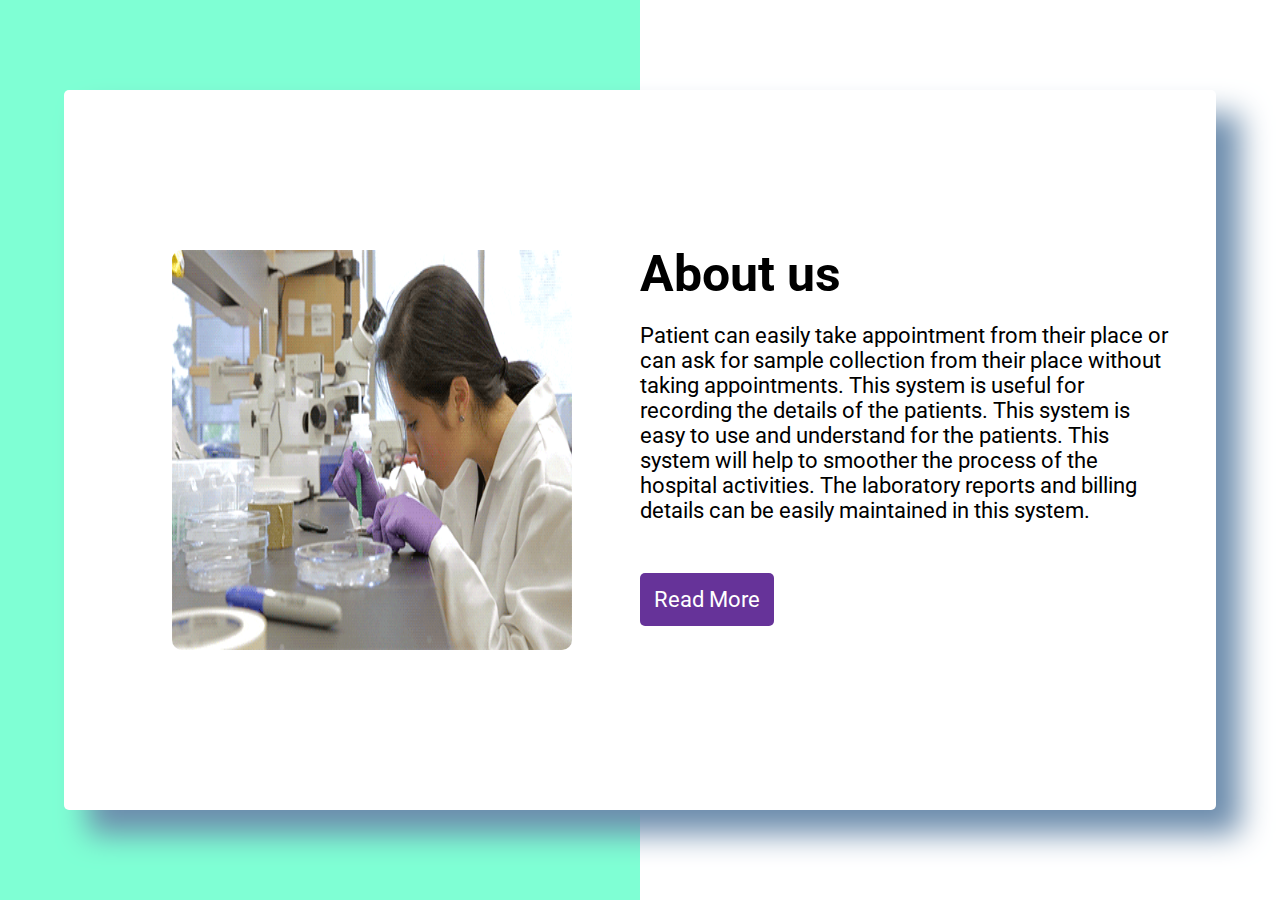
<file: AboutUs.html>
<!DOCTYPE html>
<html lang="en">
<head>
    <meta charset="UTF-8">
    <meta http-equiv="X-UA-Compatible" content="IE=edge">
    <meta name="viewport" content="width=device-width, initial-scale=1.0">
    <link rel="stylesheet" href="AboutUs.css">
    <title>Preview About</title>
</head>
<body>
    <div class="wrapper">

        <div class="background-container">
            <div class="bg-1"></div>
            <div class="bg-2"></div>
    
        </div>
        <div class="about-container">
            
            <div class="image-container">
                <img src="img8.gif" alt="">
                
            </div>

            <div class="text-container">
                <h1>About us</h1>
                <p>  Patient can easily take appointment from their place or can ask 
                     for sample collection from their place without taking appointments.
                     This system is useful for recording the details of the patients.
                     This system is easy to use and understand for the patients.
                     This system will help to smoother the process of the hospital activities.
                     The laboratory reports and billing details can be easily maintained in this system.
                    </p>
                <a href="ContactUs.html">Read More</a>
            </div>
            
        </div>
    </div>
</file>
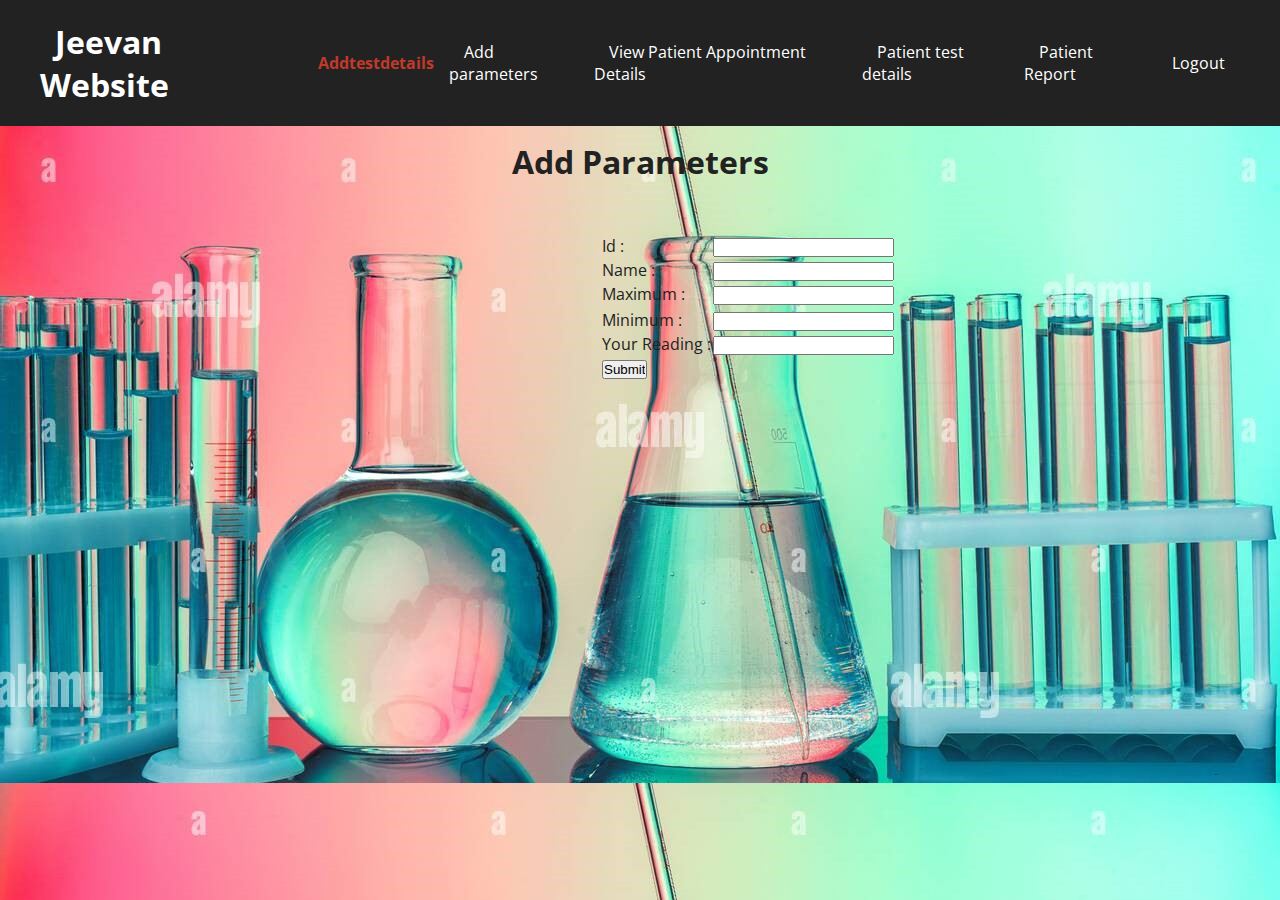
<file: Addparameter.html>
<!DOCTYPE html>
<html lang="en">
<head>
    <meta charset="UTF-8">
    <meta http-equiv="X-UA-Compatible" content="IE=edge">
    <meta name="viewport" content="width=device-width, initial-scale=1.0">
    <title>Document</title>
    <style>
        @import url('https://fonts.googleapis.com/css?family=Open+Sans');

* {
  box-sizing: border-box;
  margin: 0;
  padding: 0;
}

body {
  	color: #222222;
  	font-family: 'Open Sans', sans-serif;
  	padding-bottom: 50px;
    background-image: url('img6.jpg');
}
	
.container {
  	margin: 0 auto;
  	max-width: 1200px;
}

.nav {
  	background-color: #222222;
  	left: 0;
  	position: fixed;
  	right: 0;
  	top: 0;
  	transition: all 0.3s ease-in-out;
}

.nav .container {
  	align-items: center;
  	display: flex;
  	justify-content: space-between;
  	padding: 20px 0;
  	transition: all 0.3s ease-in-out;
}

.nav ul {
  	align-items: center;
  	display: flex;
  	justify-content: center;
  	list-style-type: none;
}

.nav a {
  	color: #FFFFFF;
  	padding: 7px 15px;
  	text-decoration: none;
  	transition: all 0.3s ease-in-out;
}

.nav.active {
  	background-color: #FFFFFF;
  	box-shadow: 0 2px 10px rgba(0, 0, 0, 0.3);
}

.nav.active a {
  	color: #000000;
}

.nav.active .container {
  padding: 10px 0;
}

.nav a.current,
.nav a:hover {
  color: #c0392b;
  font-weight: bold;
}

.hero {
  	align-items: center;
  	background-image: url('img6.jpg');
  	background-position: bottom center;
  	background-repeat: no-repeat;
  	background-size: cover;
  	color: #FFFFFF;
  	display: flex;
  	height: 100vh;
  	justify-content: center;
  	margin-bottom: 20px;
  	position: relative;
  	text-align: center;
 	z-index: -2;
}

.hero::before {
  	background-color: rgba(0, 0, 0, 0.5);
  	content: '';
  	height: 100%;
  	left: 0;
  	position: absolute;
  	top: 0;
  	width: 100%;
  	z-index: -1;
}

.hero h1 {
  	font-size: 40px;
  	margin: -20px 0 20px;
}

.hero p {
  	font-size: 20px;
  	letter-spacing: 1px;
}

.content h2,
.content h3 {
  	font-size: 150%;
  	margin: 20px 0;
}

.content p {
  	color: #555555;
  	letter-spacing: 1.2px;
  	line-height: 30px;
}
.hero{
	background-color: #FFFFFF;
	padding-left: 100px;
	padding-top:100px;
}
.title{
	padding-top:140px;
	padding-left:0px;
	text-align: center;
}
form{
     padding-left:600px;
	 padding-top: 50px;
}
.button{
	padding-top: 100px;
}
.details{
    margin-top: 50%;
    width:1000%;
}

    </style>
</head>
<body>
    <nav class="nav">
        <div class="container">
            <h1 class="logo"><a href="/index.html">Jeevan Website</a></h1>
            <ul>
                <li><a href="Addtestdetails.html" class="current">Addtestdetails</a></li>
                <li><a href="Addparameter.html">Add parameters</a></li>
                <li><a href="ViewPatientAppointmentDetails.html">View Patient Appointment Details</a></li>
                <li><a href="PatientTestDetails.html">Patient test details</a></li>
                <li><a href="PReport.html">Patient Report</a></li>
                <li><a href="index.html">Logout</a></li>
            </ul>
        </div>
    </nav>
    
	<h1 class="title">Add Parameters</h1> 
        <form >
            <table>
                <td>Id : </td>
                    <td>
                        <input type="text" name="User">
                    </td>
                </tr>
                    
                    <td>Name : </td>
                    <td>
                        <input type="text" name="User">
                    </td>
                </tr>
                <td>Maximum : </td>
                    <td>
                        <input type="text" name="User">
                    </td>
<tr></tr>
                    <td>Minimum : </td>
                    <td>
                        <input type="text" name="User">
                    </td>
                <tr>
                    <td>Your Reading : </td>
                    <td>
                        <input type="text" name="User">
                    </td>
                <tr>
                    <td>
                        <input type="submit" name="submit" value="Submit">
                    </td>
                    
                </tr>
    
            </table>
        </form>
    <script>
        const nav = document.querySelector('.nav')
        window.addEventListener('scroll', fixNav)

      function fixNav() {
    if(window.scrollY > nav.offsetHeight + 150) {
        nav.classList.add('active')
    } else {
        nav.classList.remove('active')
    }
}
    </script>
    
</body>
</html>
</file>
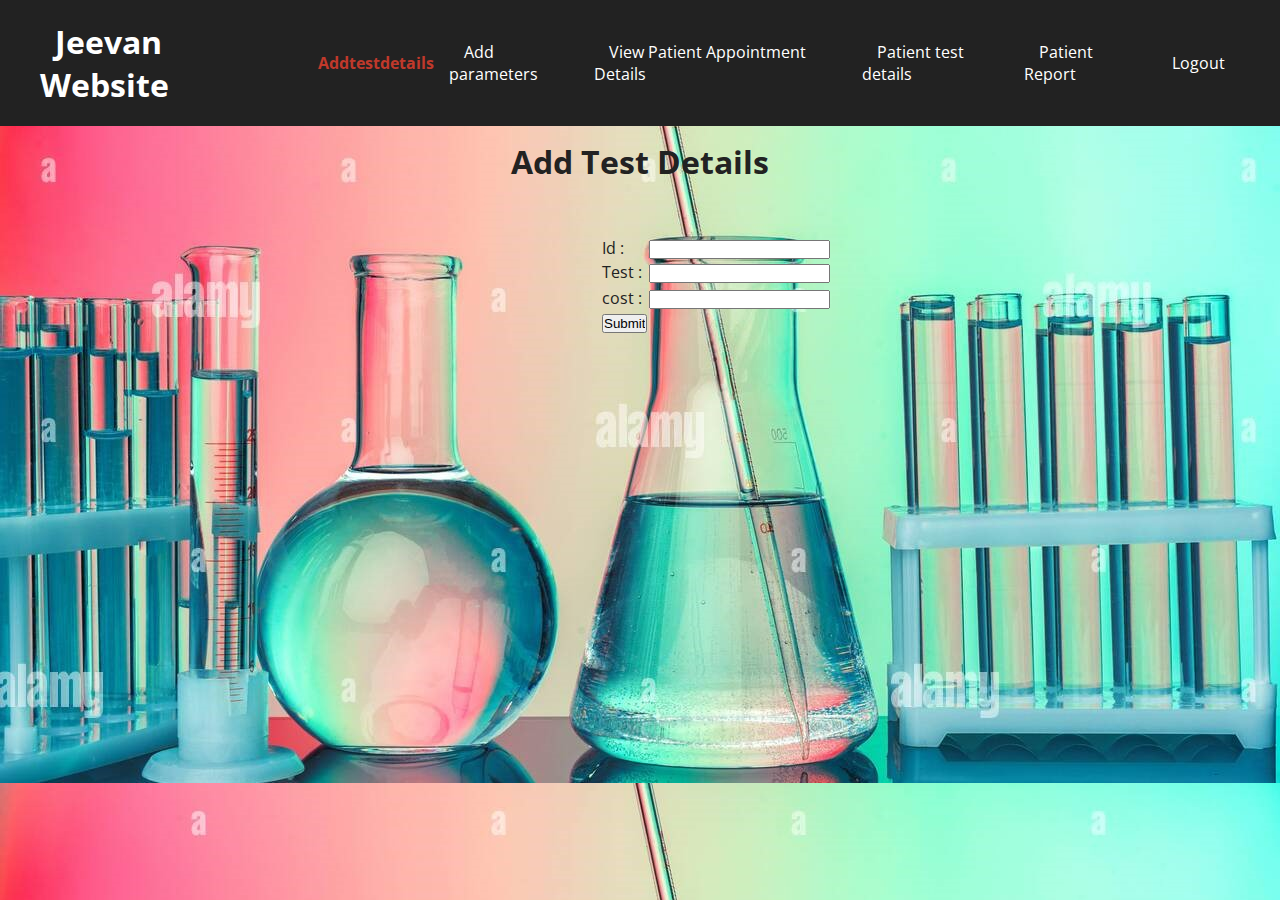
<file: Addtestdetails.html>
<!DOCTYPE html>
<html lang="en">
<head>
    <meta charset="UTF-8">
    <meta http-equiv="X-UA-Compatible" content="IE=edge">
    <meta name="viewport" content="width=device-width, initial-scale=1.0">
    <title>Document</title>
    <style>
        @import url('https://fonts.googleapis.com/css?family=Open+Sans');

* {
  box-sizing: border-box;
  margin: 0;
  padding: 0;
}

body {
  	color: #222222;
  	font-family: 'Open Sans', sans-serif;
  	padding-bottom: 50px;
    background-image: url('img6.jpg');
}
	
.container {
  	margin: 0 auto;
  	max-width: 1200px;
}

.nav {
  	background-color: #222222;
  	left: 0;
  	position: fixed;
  	right: 0;
  	top: 0;
  	transition: all 0.3s ease-in-out;
}

.nav .container {
  	align-items: center;
  	display: flex;
  	justify-content: space-between;
  	padding: 20px 0;
  	transition: all 0.3s ease-in-out;
}

.nav ul {
  	align-items: center;
  	display: flex;
  	justify-content: center;
  	list-style-type: none;
}

.nav a {
  	color: #FFFFFF;
  	padding: 7px 15px;
  	text-decoration: none;
  	transition: all 0.3s ease-in-out;
}

.nav.active {
  	background-color: #FFFFFF;
  	box-shadow: 0 2px 10px rgba(0, 0, 0, 0.3);
}

.nav.active a {
  	color: #000000;
}

.nav.active .container {
  padding: 10px 0;
}

.nav a.current,
.nav a:hover {
  color: #c0392b;
  font-weight: bold;
}

.hero {
  	align-items: center;
  	background-image: url('img6.jpg');
  	background-position: bottom center;
  	background-repeat: no-repeat;
  	background-size: cover;
  	color: #FFFFFF;
  	display: flex;
  	height: 100vh;
  	justify-content: center;
  	margin-bottom: 20px;
  	position: relative;
  	text-align: center;
 	z-index: -2;
}

.hero::before {
  	background-color: rgba(0, 0, 0, 0.5);
  	content: '';
  	height: 100%;
  	left: 0;
  	position: absolute;
  	top: 0;
  	width: 100%;
  	z-index: -1;
}

.hero h1 {
  	font-size: 40px;
  	margin: -20px 0 20px;
}

.hero p {
  	font-size: 20px;
  	letter-spacing: 1px;
}

.content h2,
.content h3 {
  	font-size: 150%;
  	margin: 20px 0;
}

.content p {
  	color: #555555;
  	letter-spacing: 1.2px;
  	line-height: 30px;
}
.hero{
	background-color: #FFFFFF;
	padding-left: 100px;
	padding-top:100px;
}
.title{
	padding-top:140px;
	padding-left:0px;
	text-align: center;
}
form{
     padding-left:600px;
	 padding-top: 50px;
}
.button{
	padding-top: 100px;
}
.details{
    margin-top: 50%;
    width:1000%;
}
    </style>
</head>
<body>
    <nav class="nav">
        <div class="container">
            <h1 class="logo"><a href="/index.html">Jeevan Website</a></h1>
            <ul>
                <li><a href="Addtestdetails.html" class="current">Addtestdetails</a></li>
                <li><a href="Addparameter.html">Add parameters</a></li>
                <li><a href="ViewPatientAppointmentDetails.html">View Patient Appointment Details</a></li>
                <li><a href="PatientTestDetails.html">Patient test details</a></li>
                <li><a href="PReport.html">Patient Report</a></li>
                <li><a href="index.html">Logout</a></li>
            </ul>
        </div>
    </nav>
    
	<h1 class="title">Add Test Details</h1>
	<form >
		<table>
		<div class="Details">    
				<tr></tr>
				<td>Id : </td>
				<td>
					<input type="text" name="User">
				</td>
			</tr>
			<td>Test : </td>
				<td>
					<input type="text" name="User">
				</td>
				<tr></tr>
				<td>cost : </td>
				<td>
					<input type="text" name="User">
				</td>
			<tr>
				<td>
					<div class="Button">
					<input type="submit" name="submit" value="Submit">
				</div>
				</td>
			</tr>
		</div>
		</table>
	</form>
    
    
    <script>
        const nav = document.querySelector('.nav')
        window.addEventListener('scroll', fixNav)

      function fixNav() {
    if(window.scrollY > nav.offsetHeight + 150) {
        nav.classList.add('active')
    } else {
        nav.classList.remove('active')
    }
}
    </script>
    
</body>
</html>
</file>
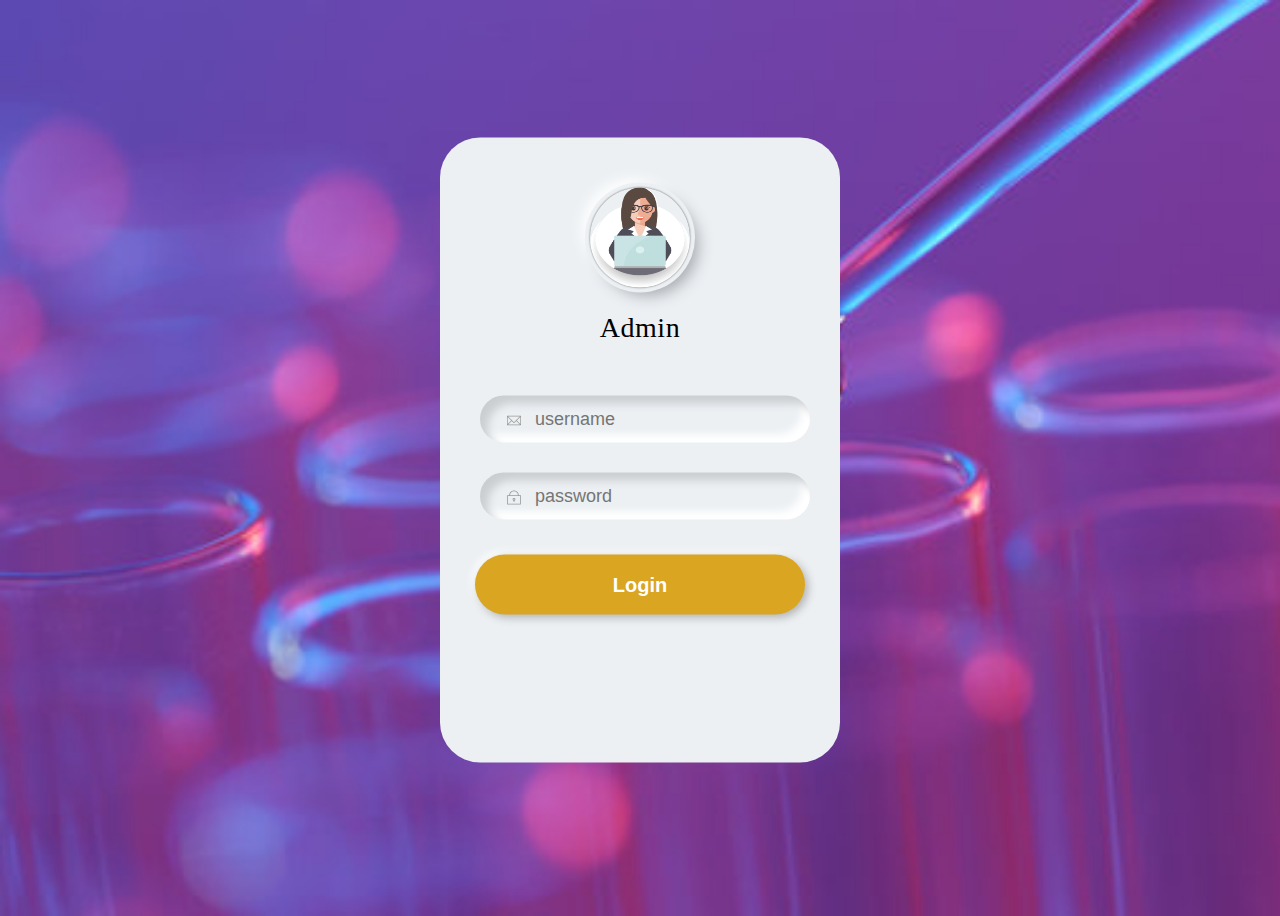
<file: admin.html>
<!DOCTYPE html>
<html lang="en">
<head>
    <meta charset="UTF-8">
    <meta http-equiv="X-UA-Compatible" content="IE=edge">
    <meta name="viewport" content="width=device-width, initial-scale=1.0">
    <title>Document</title>
    <style>
        body {
  background: #ecf0f3 ;
  height: 100vh;
  
  background-image:url('img5.jpg');
    background-repeat: no-repeat;
    background-size:cover;
}

.login-div {
  position: absolute;
  top: 50%;
  left: 50%;
  transform: translate(-50%, -50%);
  width: 330px;
  height: 60vh;
  padding: 50px 35px 35px 35px;
  border-radius: 40px;
  background: #ecf0f3;
  
}

.login-div .logo {
  width: 100px;
  height: 100px;
  border-radius: 50%;
  margin: 0 auto;
  box-shadow:
        /* logo shadow */ 0px 0px 2px #5f5f5f,
    /* offset */ 0px 0px 0px 5px #ecf0f3, /*bottom right */ 8px 8px 15px #a7aaaf,
    /* top left */ -8px -8px 15px #ffffff;
}
.login-div .logo img {
  width: 100px;
  height: 100px;
  border-radius: 50%;
  margin: 0 auto;
}

.login-div .title {
  text-align: center;
  font-size: 28px;
  padding-top: 24px;
  letter-spacing: 0.5px;
}

.login-div .sub-title {
  text-align: center;
  font-size: 15px;
  padding-top: 7px;
  letter-spacing: 3px;
}

.fields {
  width: 100%;
  padding: 45px 5px 5px 5px;
}

.fields input {
  border: none;
  outline: none;
  background: none;
  font-size: 18px;
  color: #555;
  height: 45px;
  /* padding: 20px 25px ; */
}

.fields .username,
.fields .password {
  align-items: center;
  display: inline-flex;
  margin-bottom: 30px;
  border-radius: 25px;
  box-shadow: inset 8px 8px 8px #cbced1, inset -8px -8px 8px #ffffff;
  width: 100%;
}

.fields svg {
  height: 18px;
  margin: 0 10px -3px 25px;
  display: inline-flex;
}

.signin-button {
  outline: none;
  border: none;
  cursor: pointer;
  width: 100%;
  height: 60px;
  border-radius: 30px;
  font-size: 20px;
  font-weight: 700;
  font-family: "Lato", sans-serif;
  color: #fff;
  text-align: center;
  background:goldenrod;
  box-shadow: 3px 3px 8px #b1b1b1, -3px -3px 8px #ffffff;
  transition: 0.5s;
}
.link {
  padding-top: 20px;
  text-align: center;
}

.link a {
  text-decoration: none;
  color: #5e17e9;
  font-size: 15px;
}

    </style>
</head>
<body>
    <div class="container">
        <div class="login-div">
          <div class="logo">
            <img src="img3.png" alt="">
          </div>
          <div class="title">Admin</div>
          <div class="sub-title"></div>
          <div class="fields">
            <div class="username">
              <svg fill="#999" viewBox="0 0 20 20">
                <path class="path1" d="M17.388,4.751H2.613c-0.213,0-0.389,0.175-0.389,0.389v9.72c0,0.216,0.175,0.389,0.389,0.389h14.775c0.214,0,0.389-0.173,0.389-0.389v-9.72C17.776,4.926,17.602,4.751,17.388,4.751 M16.448,5.53L10,11.984L3.552,5.53H16.448zM3.002,6.081l3.921,3.925l-3.921,3.925V6.081z M3.56,14.471l3.914-3.916l2.253,2.253c0.153,0.153,0.395,0.153,0.548,0l2.253-2.253l3.913,3.916H3.56z M16.999,13.931l-3.921-3.925l3.921-3.925V13.931z">
                </path>
              </svg>
              <input type="username" class="user-input" placeholder="username" />
            </div>
            <div class="password">
              <svg fill="#999" viewBox="0 0 20 20">
                <path d="M17.308,7.564h-1.993c0-2.929-2.385-5.314-5.314-5.314S4.686,4.635,4.686,7.564H2.693c-0.244,0-0.443,0.2-0.443,0.443v9.3c0,0.243,0.199,0.442,0.443,0.442h14.615c0.243,0,0.442-0.199,0.442-0.442v-9.3C17.75,7.764,17.551,7.564,17.308,7.564 M10,3.136c2.442,0,4.43,1.986,4.43,4.428H5.571C5.571,5.122,7.558,3.136,10,3.136 M16.865,16.864H3.136V8.45h13.729V16.864z M10,10.664c-0.854,0-1.55,0.696-1.55,1.551c0,0.699,0.467,1.292,1.107,1.485v0.95c0,0.243,0.2,0.442,0.443,0.442s0.443-0.199,0.443-0.442V13.7c0.64-0.193,1.106-0.786,1.106-1.485C11.55,11.36,10.854,10.664,10,10.664 M10,12.878c-0.366,0-0.664-0.298-0.664-0.663c0-0.366,0.298-0.665,0.664-0.665c0.365,0,0.664,0.299,0.664,0.665C10.664,12.58,10.365,12.878,10,12.878"></path>
              </svg><input type="password" class="pass-input" placeholder="password" />
            </div>
          </div>
          <button class="signin-button" onclick="location.href='Addtestdetails.html'">Login</button>
          <div class="link">
            
          </div>
        </div>
      </div>
     
</body>

 
</html>
</file>
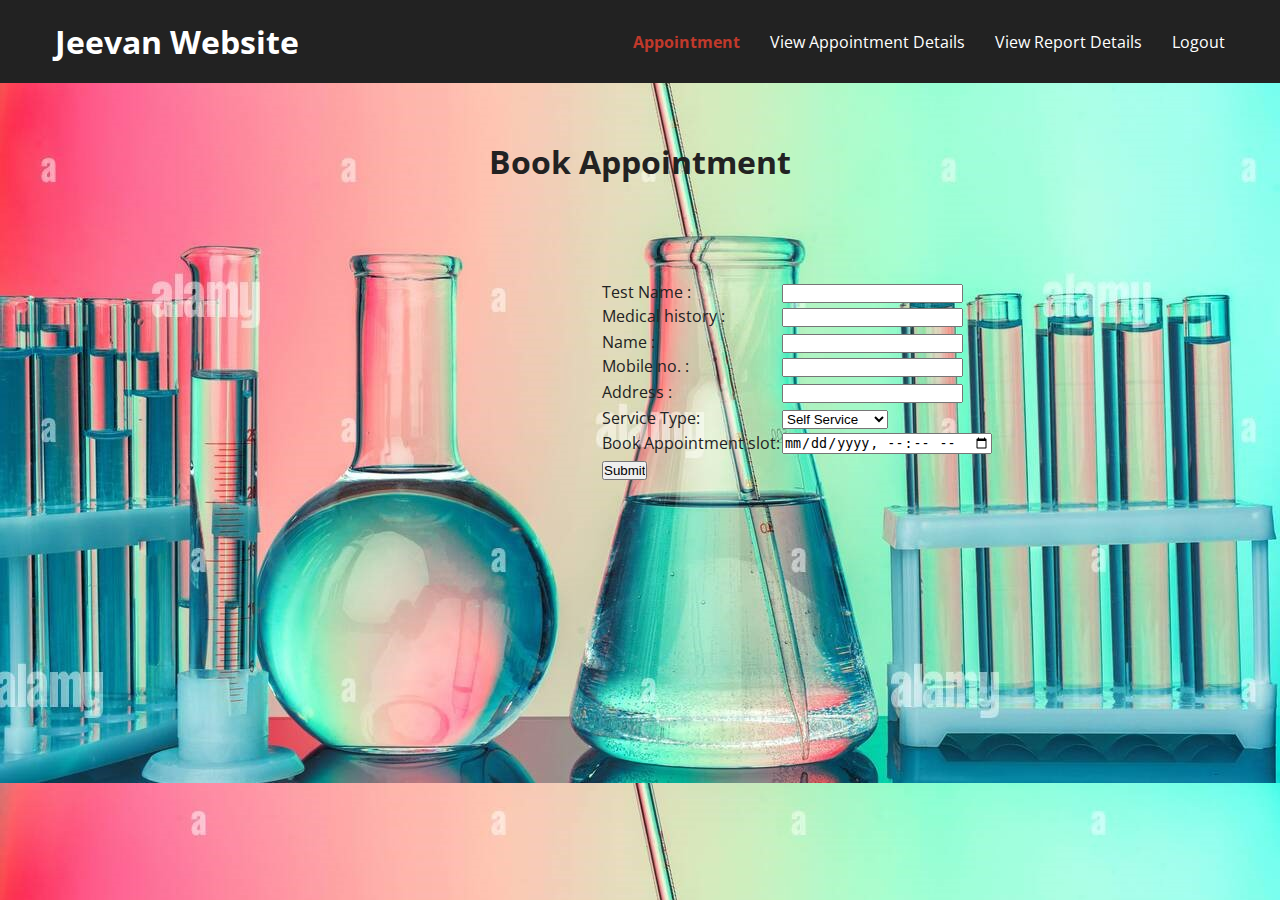
<file: Appointment.html>
<!DOCTYPE html>
<html lang="en">
<head>
    <meta charset="UTF-8">
    <meta http-equiv="X-UA-Compatible" content="IE=edge">
    <meta name="viewport" content="width=device-width, initial-scale=1.0">
    <title>Document</title>
    <style>
        @import url('https://fonts.googleapis.com/css?family=Open+Sans');

* {
  box-sizing: border-box;
  margin: 0;
  padding: 0;
}

body {
  	color: #222222;
  	font-family: 'Open Sans', sans-serif;
  	padding-bottom: 50px;
    background-image: url('img6.jpg');
}
	
.container {
  	margin: 0 auto;
  	max-width: 1200px;
}

.nav {
  	background-color: #222222;
  	left: 0;
  	position: fixed;
  	right: 0;
  	top: 0;
  	transition: all 0.3s ease-in-out;
}

.nav .container {
  	align-items: center;
  	display: flex;
  	justify-content: space-between;
  	padding: 20px 0;
  	transition: all 0.3s ease-in-out;
}

.nav ul {
  	align-items: center;
  	display: flex;
  	justify-content: center;
  	list-style-type: none;
}

.nav a {
  	color: #FFFFFF;
  	padding: 7px 15px;
  	text-decoration: none;
  	transition: all 0.3s ease-in-out;
}

.nav.active {
  	background-color: #FFFFFF;
  	box-shadow: 0 2px 10px rgba(0, 0, 0, 0.3);
}

.nav.active a {
  	color: #000000;
}

.nav.active .container {
  padding: 10px 0;
}

.nav a.current,
.nav a:hover {
  color: #c0392b;
  font-weight: bold;
}

.hero {
  	align-items: center;
  	background-image: url('img6.jpg');
  	background-position: bottom center;
  	background-repeat: no-repeat;
  	background-size: cover;
  	color: #FFFFFF;
  	display: flex;
  	height: 100vh;
  	justify-content: center;
  	margin-bottom: 20px;
  	position: relative;
  	text-align: center;
 	z-index: -2;
}

.hero::before {
  	background-color: rgba(0, 0, 0, 0.5);
  	content: '';
  	height: 100%;
  	left: 0;
  	position: absolute;
  	top: 0;
  	width: 100%;
  	z-index: -1;
}

.hero h1 {
  	font-size: 40px;
  	margin: -20px 0 20px;
}

.hero p {
  	font-size: 20px;
  	letter-spacing: 1px;
}

.content h2,
.content h3 {
  	font-size: 150%;
  	margin: 20px 0;
}

.content p {
  	color: #555555;
  	letter-spacing: 1.2px;
  	line-height: 30px;
}
.hero{
	background-color: #FFFFFF;
	padding-left: 100px;
	padding-top:100px;
}
.title{
	padding-top:140px;
	padding-left:0px;
	text-align: center;
}
form{
     padding-left:600px;
	 padding-top: 50px;
}
.button{
	padding-top: 100px;
}
.details{
    margin-top: 50%;
    width:1000%;
}
#title{
	padding-top:140px;
	padding-left:0px;
	text-align: center;
}


    </style>
</head>
<body>
    <nav class="nav">
        <div class="container">
            <h1 class="logo"><a href="/index.html">Jeevan Website</a></h1>
            <ul>
                <li><a href="Appointment.html" class="current">Appointment</a></li>
                <li><a href="ViewAppointmentDetails.html">View Appointment Details</a></li>
                <li><a href="ViewReportDetails.html">View Report Details</a></li>
                <li><a href="index.html">Logout</a></li>
                
            </ul>
        </div>
    </nav>
    
    <h1 id="title">Book Appointment</h1>  
    <form >
        <table>
        <div class="Details">   
            
                <tr></tr>
                <td>Test Name : </td>
                <td>
                    <input type="text" name="User">
                </td>
            </tr>
            <td> Medical history : </td>
                <td>
                    <input type="text" name="User">
                </td>
                <tr></tr>
                <td>Name : </td>
                <td>
                    <input type="text" name="User">
                </td>
            <tr>
                <td>Mobile no. : </td>
                <td>
                    <input type="text" name="User">
                </td>
                <tr></tr>
                <td>Address : </td>
                <td>
                    <input type="text" name="User">
                </td>
                <br>
                <br>
                <tr></tr>
                <td>Service Type:</td>
                  <td><select>
                    
                    <option value="">Self Service</option>
                    <option value="">Home Service</option>
                   </select>
                   </td>
                </tr>
                <td>Book Appointment slot: </td>
                <td>
                    <input type="datetime-local" name="date">
                </td>
                <tr></tr>
                <td>
                    <input type="submit" name="submit" value="Submit">
                </td>
            </tr>
        </div>
        </table>
    </form>   
    <script>
        const nav = document.querySelector('.nav')
        window.addEventListener('scroll', fixNav)

      function fixNav() {
    if(window.scrollY > nav.offsetHeight + 150) {
        nav.classList.add('active')
    } else {
        nav.classList.remove('active')
    }
}
    </script>
    
</body>
</html>
</file>
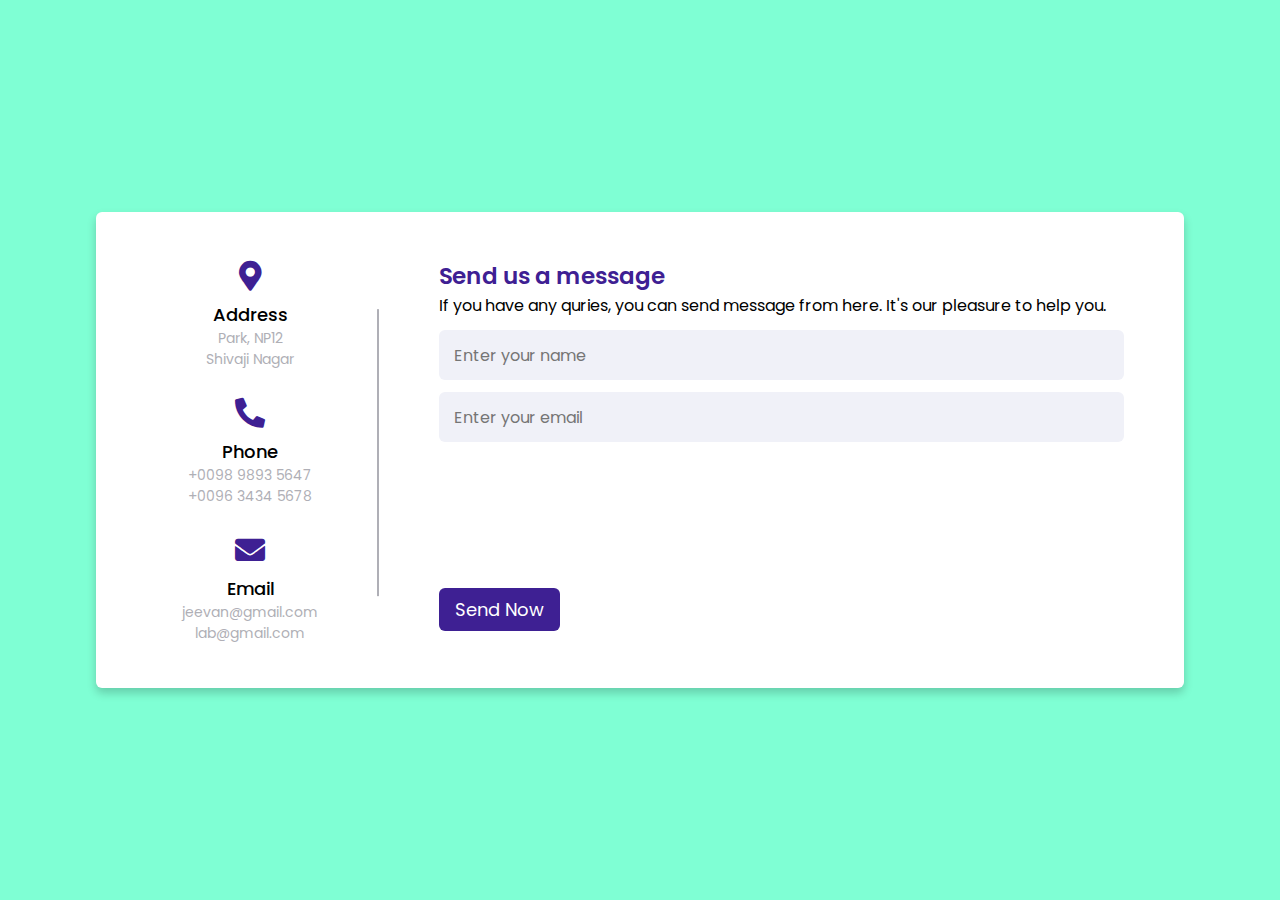
<file: ContactUs.html>
<!DOCTYPE html>
<!-- Created By CodingLab - www.codinglabweb.com -->
<html lang="en" dir="ltr">
  <head>
    <meta charset="UTF-8">
   <!-- <title> Responsive Contact Us Form  | CodingLab </title>-->
    <link rel="stylesheet" href="ContactUs.css">
    <!-- Fontawesome CDN Link -->
    <link rel="stylesheet" href="https://cdnjs.cloudflare.com/ajax/libs/font-awesome/5.15.2/css/all.min.css"/>
     <meta name="viewport" content="width=device-width, initial-scale=1.0">
   </head>
<body>
  <div class="container">
    <div class="content">
      <div class="left-side">
        <div class="address details">
          <i class="fas fa-map-marker-alt"></i>
          <div class="topic">Address</div>
          <div class="text-one">Park, NP12</div>
          <div class="text-two">Shivaji Nagar</div>
        </div>
        <div class="phone details">
          <i class="fas fa-phone-alt"></i>
          <div class="topic">Phone</div>
          <div class="text-one">+0098 9893 5647</div>
          <div class="text-two">+0096 3434 5678</div>
        </div>
        <div class="email details">
          <i class="fas fa-envelope"></i>
          <div class="topic">Email</div>
          <div class="text-one">jeevan@gmail.com</div>
          <div class="text-two">lab@gmail.com</div>
        </div>
      </div>
      <div class="right-side">
        <div class="topic-text">Send us a message</div>
        <p>If you have any quries, you can send message from here. It's our pleasure to help you.</p>
      <form action="#">
        <div class="input-box">
          <input type="text" placeholder="Enter your name">
        </div>
        <div class="input-box">
          <input type="text" placeholder="Enter your email">
        </div>
        <div class="input-box message-box">
          
        </div>
        <div class="button">
          <input type="button" value="Send Now" >
        </div>
      </form>
    </div>
    </div>
  </div>
</body>
</html>
</file>
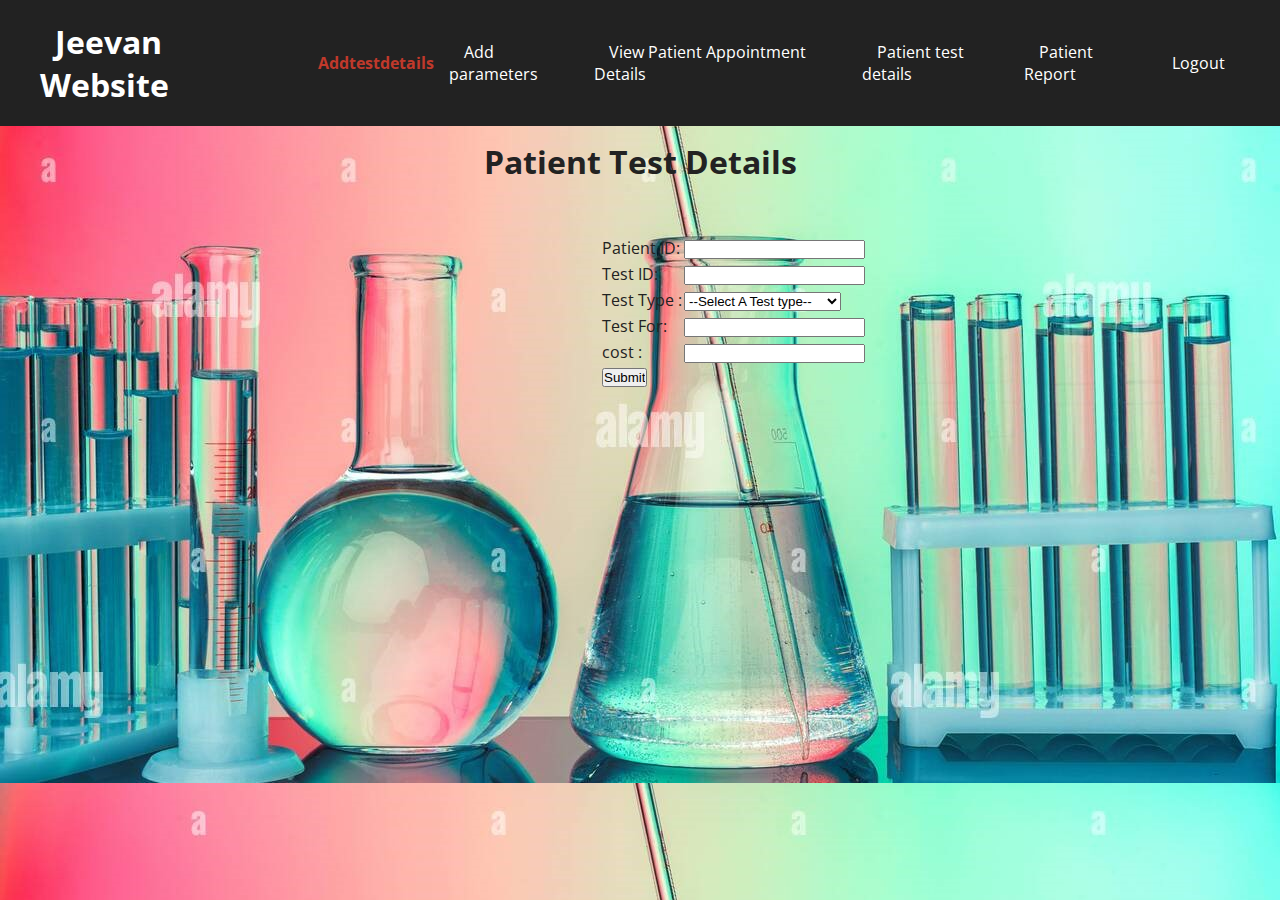
<file: PatientTestDetails.html>
<!DOCTYPE html>
<html lang="en">
<head>
    <meta charset="UTF-8">
    <meta http-equiv="X-UA-Compatible" content="IE=edge">
    <meta name="viewport" content="width=device-width, initial-scale=1.0">
    <title>Document</title>
    <style>
        @import url('https://fonts.googleapis.com/css?family=Open+Sans');

* {
  box-sizing: border-box;
  margin: 0;
  padding: 0;
}

body {
  	color: #222222;
  	font-family: 'Open Sans', sans-serif;
  	padding-bottom: 50px;
    background-image: url('img6.jpg');
}
	
.container {
  	margin: 0 auto;
  	max-width: 1200px;
}

.nav {
  	background-color: #222222;
  	left: 0;
  	position: fixed;
  	right: 0;
  	top: 0;
  	transition: all 0.3s ease-in-out;
}

.nav .container {
  	align-items: center;
  	display: flex;
  	justify-content: space-between;
  	padding: 20px 0;
  	transition: all 0.3s ease-in-out;
}

.nav ul {
  	align-items: center;
  	display: flex;
  	justify-content: center;
  	list-style-type: none;
}

.nav a {
  	color: #FFFFFF;
  	padding: 7px 15px;
  	text-decoration: none;
  	transition: all 0.3s ease-in-out;
}

.nav.active {
  	background-color: #FFFFFF;
  	box-shadow: 0 2px 10px rgba(0, 0, 0, 0.3);
}

.nav.active a {
  	color: #000000;
}

.nav.active .container {
  padding: 10px 0;
}

.nav a.current,
.nav a:hover {
  color: #c0392b;
  font-weight: bold;
}

.hero {
  	align-items: center;
  	background-image: url('img6.jpg');
  	background-position: bottom center;
  	background-repeat: no-repeat;
  	background-size: cover;
  	color: #FFFFFF;
  	display: flex;
  	height: 100vh;
  	justify-content: center;
  	margin-bottom: 20px;
  	position: relative;
  	text-align: center;
 	z-index: -2;
}

.hero::before {
  	background-color: rgba(0, 0, 0, 0.5);
  	content: '';
  	height: 100%;
  	left: 0;
  	position: absolute;
  	top: 0;
  	width: 100%;
  	z-index: -1;
}

.hero h1 {
  	font-size: 40px;
  	margin: -20px 0 20px;
}

.hero p {
  	font-size: 20px;
  	letter-spacing: 1px;
}

.content h2,
.content h3 {
  	font-size: 150%;
  	margin: 20px 0;
}

.content p {
  	color: #555555;
  	letter-spacing: 1.2px;
  	line-height: 30px;
}
.hero{
	background-color: #FFFFFF;
	padding-left: 100px;
	padding-top:100px;
}
.title{
	padding-top:140px;
	padding-left:0px;
	text-align: center;
}
form{
     padding-left:600px;
	 padding-top: 50px;
}
.button{
	padding-top: 100px;
}
.details{
    margin-top: 50%;
    width:1000%;
    padding-left:20px;
}
    </style>
</head>
<body>
    <nav class="nav">
        <div class="container">
            <h1 class="logo"><a href="/index.html">Jeevan Website</a></h1>
            <ul>
                <li><a href="Addtestdetails.html" class="current">Addtestdetails</a></li>
                <li><a href="Addparameter.html">Add parameters</a></li>
                <li><a href="ViewPatientAppointmentDetails.html">View Patient Appointment Details</a></li>
                <li><a href="PatientTestDetails.html">Patient test details</a></li>
                <li><a href="PReport.html">Patient Report</a></li>
                <li><a href="index.html">Logout</a></li>
            </ul>
        </div>
    </nav>
    
	<h1 class="title">Patient Test Details</h1>  
       <form >
           <table>
           <div class="Details">    
                   <tr></tr>
                   <div class="ID">
                   <td>Patient ID: </td>
                   <td>
                       <input type="text" name="User">
                   </td>
                </div>
            <div class="container">
               <tr></tr>
               <td>Test ID: </td>
                   <td>
                       <input type="text" name="User">
                   </td>
             <tr></tr>
             <td>Test Type : </td>
             <td>
                 <select name="Test Type" id="Test Type" required>
                     <option value="">--Select A Test type--</option>
                     <option value="haemoglobin Test">Haemoglobin Test</option>
                     <option value="Blood Test">Blood Test</option>
                     <option value="Complete Blood Count">Complete Blood Count</option>   
             </td>
             
             <tr></tr>
                   <td>Test For: </td>
                   <td>
                       <input type="text" name="User">
                   </td>
                   <tr></tr>

                   <td>cost : </td>
                   <td>
                       <input type="text" name="User">
                   </td>
                </div>
               <tr>
                   <td>
                       <input type="submit" name="submit" value="Submit">
                   </td>
               </tr>
           </div>
           </table>
       </form>
    
    
    <script>
        const nav = document.querySelector('.nav')
        window.addEventListener('scroll', fixNav)

      function fixNav() {
    if(window.scrollY > nav.offsetHeight + 150) {
        nav.classList.add('active')
    } else {
        nav.classList.remove('active')
    }
}
    </script>
    
</body>
</html>
</file>
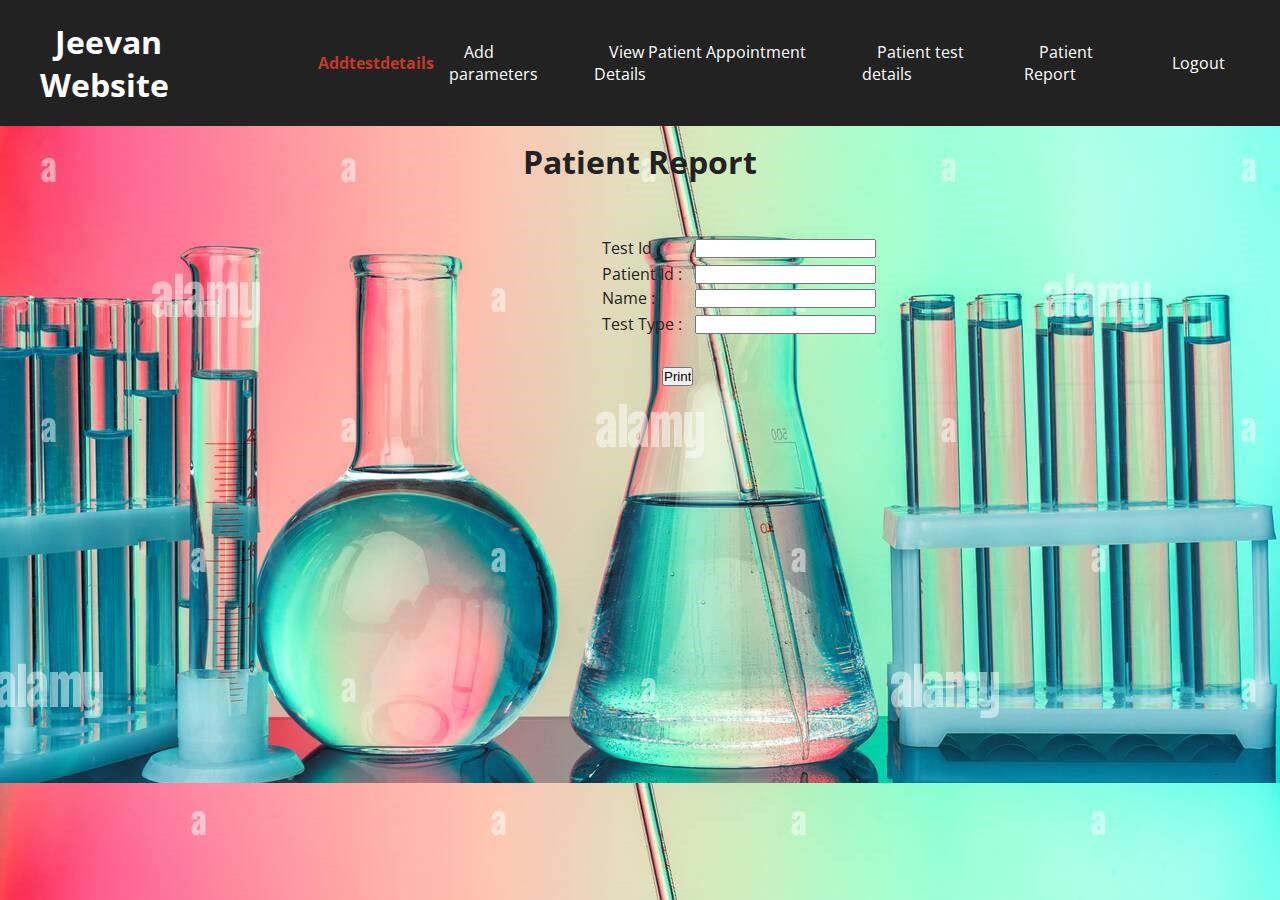
<file: PReport.html>
</html><!DOCTYPE html>
<html lang="en">
<head>
    <meta charset="UTF-8">
    <meta http-equiv="X-UA-Compatible" content="IE=edge">
    <meta name="viewport" content="width=device-width, initial-scale=1.0">
    <title>Document</title>
    <style>
        @import url('https://fonts.googleapis.com/css?family=Open+Sans');

* {
  box-sizing: border-box;
  margin: 0;
  padding: 0;
}

body {
  	color: #222222;
  	font-family: 'Open Sans', sans-serif;
  	padding-bottom: 50px;
    background-image: url('img6.jpg');
}
	
.container {
  	margin: 0 auto;
  	max-width: 1200px;
}

.nav {
  	background-color: #222222;
  	left: 0;
  	position: fixed;
  	right: 0;
  	top: 0;
  	transition: all 0.3s ease-in-out;
}

.nav .container {
  	align-items: center;
  	display: flex;
  	justify-content: space-between;
  	padding: 20px 0;
  	transition: all 0.3s ease-in-out;
}

.nav ul {
  	align-items: center;
  	display: flex;
  	justify-content: center;
  	list-style-type: none;
}

.nav a {
  	color: #FFFFFF;
  	padding: 7px 15px;
  	text-decoration: none;
  	transition: all 0.3s ease-in-out;
}

.nav.active {
  	background-color: #FFFFFF;
  	box-shadow: 0 2px 10px rgba(0, 0, 0, 0.3);
}

.nav.active a {
  	color: #000000;
}

.nav.active .container {
  padding: 10px 0;
}

.nav a.current,
.nav a:hover {
  color: #c0392b;
  font-weight: bold;
}

.hero {
  	align-items: center;
  	background-image: url('img6.jpg');
  	background-position: bottom center;
  	background-repeat: no-repeat;
  	background-size: cover;
  	color: #FFFFFF;
  	display: flex;
  	height: 100vh;
  	justify-content: center;
  	margin-bottom: 20px;
  	position: relative;
  	text-align: center;
 	z-index: -2;
}

.hero::before {
  	background-color: rgba(0, 0, 0, 0.5);
  	content: '';
  	height: 100%;
  	left: 0;
  	position: absolute;
  	top: 0;
  	width: 100%;
  	z-index: -1;
}

.hero h1 {
  	font-size: 40px;
  	margin: -20px 0 20px;
}

.hero p {
  	font-size: 20px;
  	letter-spacing: 1px;
}

.content h2,
.content h3 {
  	font-size: 150%;
  	margin: 20px 0;
}

.content p {
  	color: #555555;
  	letter-spacing: 1.2px;
  	line-height: 30px;
}
.hero{
	background-color: #FFFFFF;
	padding-left: 100px;
	padding-top:100px;
}
.title{
	padding-top:140px;
	padding-left:0px;
	text-align: center;
}
form{
     padding-left:600px;
	 padding-top: 50px;
}
.button{
	padding-top: 30px;
    padding-left:60px;
}
.details{
    margin-top:0%;
    width:1000%;
}
    </style>
</head>
<body>
    <nav class="nav">
        <div class="container">
            <h1 class="logo"><a href="/index.html">Jeevan Website</a></h1>
            <ul>
                <li><a href="Addtestdetails.html" class="current">Addtestdetails</a></li>
                <li><a href="Addparameter.html">Add parameters</a></li>
                <li><a href="ViewPatientAppointmentDetails.html">View Patient Appointment Details</a></li>
                <li><a href="PatientTestDetails.html">Patient test details</a></li>
                <li><a href="PReport.html">Patient Report</a></li>
                <li><a href="index.html">Logout</a></li>
            </ul>
        </div>
    </nav>
    <h1 class="title">Patient Report</h1>
	<form >
		<table>
		<div class="Details">    
				<tr></tr>
				<td>Test Id : </td>
				<td>
					<input type="text" name="User">
				</td>
			</tr>
            <tr></tr>
				<td>Patient Id : </td>
				<td>
					<input type="text" name="User">
				</td>
			</tr>
			<td>Name : </td>
				<td>
					<input type="text" name="User">
				</td>
				<tr></tr>
				<td>Test Type : </td>
				<td>
					<input type="text" name="User">
				</td>
			<tr>
				<td>
					<div class="Button">
					<input type="Submit" name="Print" value="Print">
				</div>
				</td>
			</tr>
		</div>
		</table>
	</form>
	
    
    
    <script>
        const nav = document.querySelector('.nav')
        window.addEventListener('scroll', fixNav)

      function fixNav() {
    if(window.scrollY > nav.offsetHeight + 150) {
        nav.classList.add('active')
    } else {
        nav.classList.remove('active')
    }
}
    </script>
    
</body>
</html>
</file>
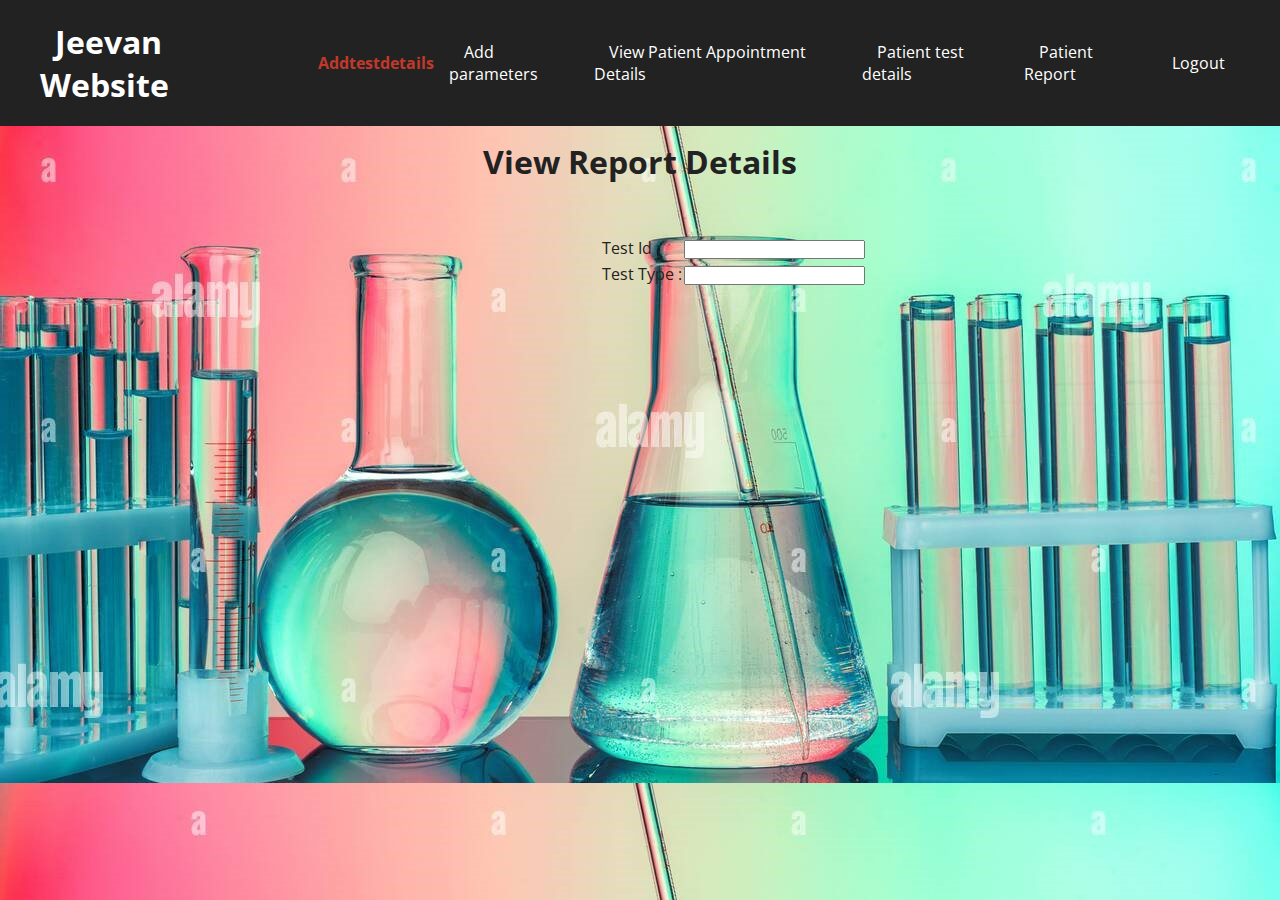
<file: Report.html>
<!DOCTYPE html>
<html lang="en">
<head>
    <meta charset="UTF-8">
    <meta http-equiv="X-UA-Compatible" content="IE=edge">
    <meta name="viewport" content="width=device-width, initial-scale=1.0">
    <title>Document</title>
    <style>
        @import url('https://fonts.googleapis.com/css?family=Open+Sans');

* {
  box-sizing: border-box;
  margin: 0;
  padding: 0;
}

body {
  	color: #222222;
  	font-family: 'Open Sans', sans-serif;
  	padding-bottom: 50px;
    background-image: url('img6.jpg');
}
	
.container {
  	margin: 0 auto;
  	max-width: 1200px;
}

.nav {
  	background-color: #222222;
  	left: 0;
  	position: fixed;
  	right: 0;
  	top: 0;
  	transition: all 0.3s ease-in-out;
}

.nav .container {
  	align-items: center;
  	display: flex;
  	justify-content: space-between;
  	padding: 20px 0;
  	transition: all 0.3s ease-in-out;
}

.nav ul {
  	align-items: center;
  	display: flex;
  	justify-content: center;
  	list-style-type: none;
}

.nav a {
  	color: #FFFFFF;
  	padding: 7px 15px;
  	text-decoration: none;
  	transition: all 0.3s ease-in-out;
}

.nav.active {
  	background-color: #FFFFFF;
  	box-shadow: 0 2px 10px rgba(0, 0, 0, 0.3);
}

.nav.active a {
  	color: #000000;
}

.nav.active .container {
  padding: 10px 0;
}

.nav a.current,
.nav a:hover {
  color: #c0392b;
  font-weight: bold;
}

.hero {
  	align-items: center;
  	background-image: url('img6.jpg');
  	background-position: bottom center;
  	background-repeat: no-repeat;
  	background-size: cover;
  	color: #FFFFFF;
  	display: flex;
  	height: 100vh;
  	justify-content: center;
  	margin-bottom: 20px;
  	position: relative;
  	text-align: center;
 	z-index: -2;
}

.hero::before {
  	background-color: rgba(0, 0, 0, 0.5);
  	content: '';
  	height: 100%;
  	left: 0;
  	position: absolute;
  	top: 0;
  	width: 100%;
  	z-index: -1;
}

.hero h1 {
  	font-size: 40px;
  	margin: -20px 0 20px;
}

.hero p {
  	font-size: 20px;
  	letter-spacing: 1px;
}

.content h2,
.content h3 {
  	font-size: 150%;
  	margin: 20px 0;
}

.content p {
  	color: #555555;
  	letter-spacing: 1.2px;
  	line-height: 30px;
}
.hero{
	background-color: #FFFFFF;
	padding-left: 100px;
	padding-top:100px;
}
.title{
	padding-top:140px;
	padding-left:0px;
	text-align: center;
}
form{
     padding-left:600px;
	 padding-top: 50px;
}
.button{
	padding-top: 100px;
}
.details{
    margin-top:0%;
    width:1000%;
}

    </style>
</head>
<body>
    <nav class="nav">
        <div class="container">
            <h1 class="logo"><a href="/index.html">Jeevan Website</a></h1>
            <ul>
                <li><a href="Addtestdetails.html" class="current">Addtestdetails</a></li>
                <li><a href="Addparameter.html">Add parameters</a></li>
                <li><a href="ViewPatientAppointmentDetails.html">View Patient Appointment Details</a></li>
                <li><a href="PatientTestDetails.html">Patient test details</a></li>
                <li><a href="Report.html"> Patient Report</a></li>
                <li><a href="index.html">Logout</a></li>
            </ul>
        </div>
    </nav>
    
	<h1 class="title">View Report Details</h1>
	<form >
		<table>
		<div class="Details">    
				<tr></tr>
				<td>Test Id : </td>
				<td>
					<input type="text" name="User">
				</td>
			</tr>
			</tr>
            <tr></tr>
            <td>Test Type : </td>
            <td>
                <input type="text" name="User">
            </td>
        </tr>
        </tr>
		</div>
		</table>
	</form>
    <script>
        const nav = document.querySelector('.nav')
        window.addEventListener('scroll', fixNav)

      function fixNav() {
    if(window.scrollY > nav.offsetHeight + 150) {
        nav.classList.add('active')
    } else {
        nav.classList.remove('active')
    }
}
    </script>
    
</body>
</html>
</file>
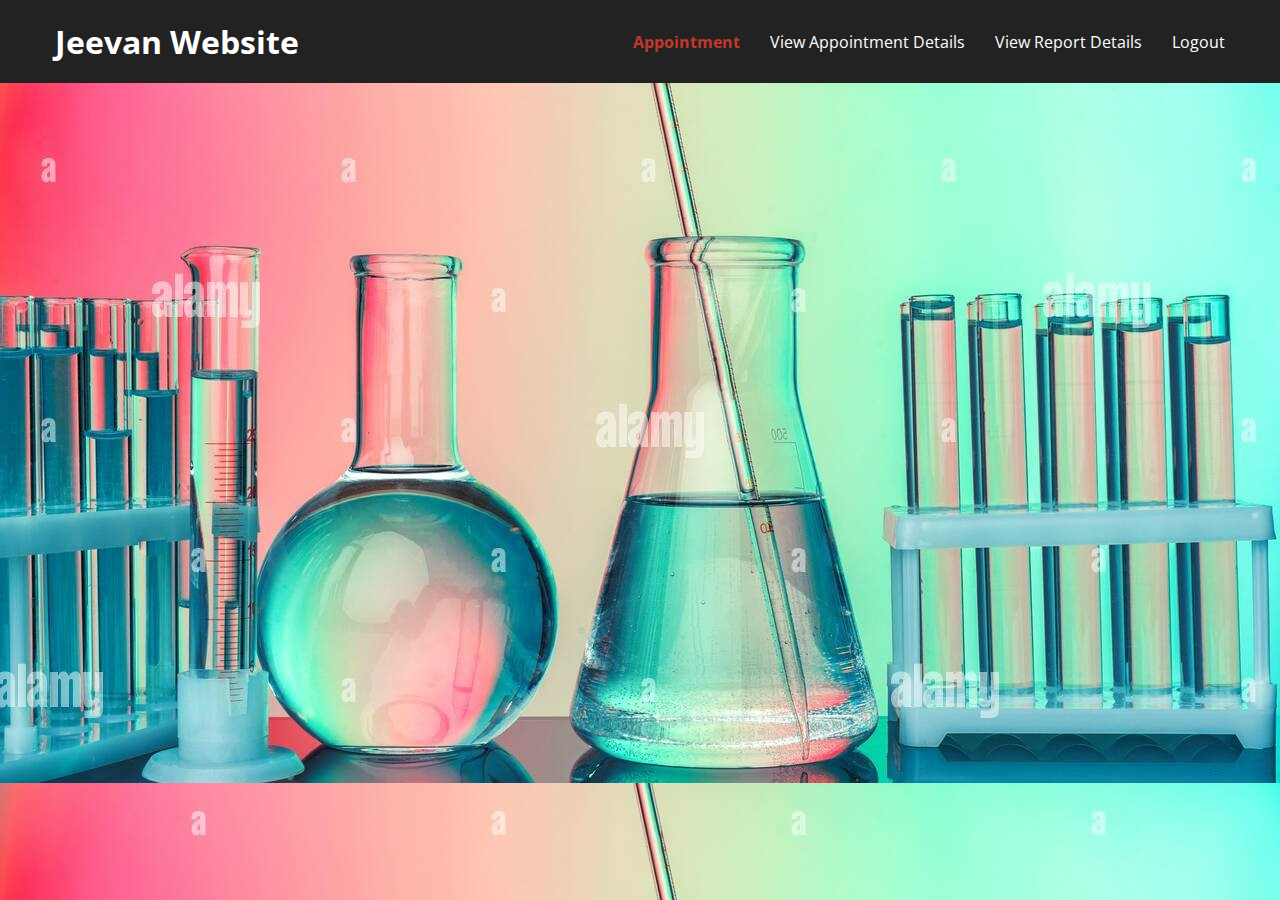
<file: ViewAppointmentDetails.html>
<!DOCTYPE html>
<html lang="en">
<head>
    <meta charset="UTF-8">
    <meta http-equiv="X-UA-Compatible" content="IE=edge">
    <meta name="viewport" content="width=device-width, initial-scale=1.0">
    <title>Document</title>
    <style>
        @import url('https://fonts.googleapis.com/css?family=Open+Sans');

* {
  box-sizing: border-box;
  margin: 0;
  padding: 0;
}

body {
  	color: #222222;
  	font-family: 'Open Sans', sans-serif;
  	padding-bottom: 50px;
    background-image: url('img6.jpg');
}
	
.container {
  	margin: 0 auto;
  	max-width: 1200px;
}

.nav {
  	background-color: #222222;
  	left: 0;
  	position: fixed;
  	right: 0;
  	top: 0;
  	transition: all 0.3s ease-in-out;
}

.nav .container {
  	align-items: center;
  	display: flex;
  	justify-content: space-between;
  	padding: 20px 0;
  	transition: all 0.3s ease-in-out;
}

.nav ul {
  	align-items: center;
  	display: flex;
  	justify-content: center;
  	list-style-type: none;
}

.nav a {
  	color: #FFFFFF;
  	padding: 7px 15px;
  	text-decoration: none;
  	transition: all 0.3s ease-in-out;
}

.nav.active {
  	background-color: #FFFFFF;
  	box-shadow: 0 2px 10px rgba(0, 0, 0, 0.3);
}

.nav.active a {
  	color: #000000;
}

.nav.active .container {
  padding: 10px 0;
}

.nav a.current,
.nav a:hover {
  color: #c0392b;
  font-weight: bold;
}

.hero {
  	align-items: center;
  	background-image: url('img6.jpg');
  	background-position: bottom center;
  	background-repeat: no-repeat;
  	background-size: cover;
  	color: #FFFFFF;
  	display: flex;
  	height: 100vh;
  	justify-content: center;
  	margin-bottom: 20px;
  	position: relative;
  	text-align: center;
 	z-index: -2;
}

.hero::before {
  	background-color: rgba(0, 0, 0, 0.5);
  	content: '';
  	height: 100%;
  	left: 0;
  	position: absolute;
  	top: 0;
  	width: 100%;
  	z-index: -1;
}

.hero h1 {
  	font-size: 40px;
  	margin: -20px 0 20px;
}

.hero p {
  	font-size: 20px;
  	letter-spacing: 1px;
}

.content h2,
.content h3 {
  	font-size: 150%;
  	margin: 20px 0;
}

.content p {
  	color: #555555;
  	letter-spacing: 1.2px;
  	line-height: 30px;
}
.hero{
	background-color: #FFFFFF;
	padding-left: 100px;
	padding-top:100px;
}
.title{
	padding-top:140px;
	padding-left:0px;
	text-align: center;
}
form{
     padding-left:600px;
	 padding-top: 50px;
}
.button{
	padding-top: 100px;
}
.details{
    margin-top: 50%;
    width:1000%;
}

    </style>
</head>
<body>
    <nav class="nav">
        <div class="container">
            <h1 class="logo"><a href="/index.html">Jeevan Website</a></h1>
            <ul>
                <li><a href="Appointment.html" class="current">Appointment</a></li>
                <li><a href="ViewAppointmentDetails.html">View Appointment Details</a></li>
                <li><a href="ViewReportDetails.html">View Report Details</a></li>
                <li><a href="index.html">Logout</a></li>
                
            </ul>
        </div>
    </nav>
    
    <h1>Book Appointment</h1>  
    <form >
        <table>
        <div class="Details">   
            
                
        </div>
        </table>
    </form>   
    <script>
        const nav = document.querySelector('.nav')
        window.addEventListener('scroll', fixNav)

      function fixNav() {
    if(window.scrollY > nav.offsetHeight + 150) {
        nav.classList.add('active')
    } else {
        nav.classList.remove('active')
    }
}
    </script>
    
</body>
</html>
</file>
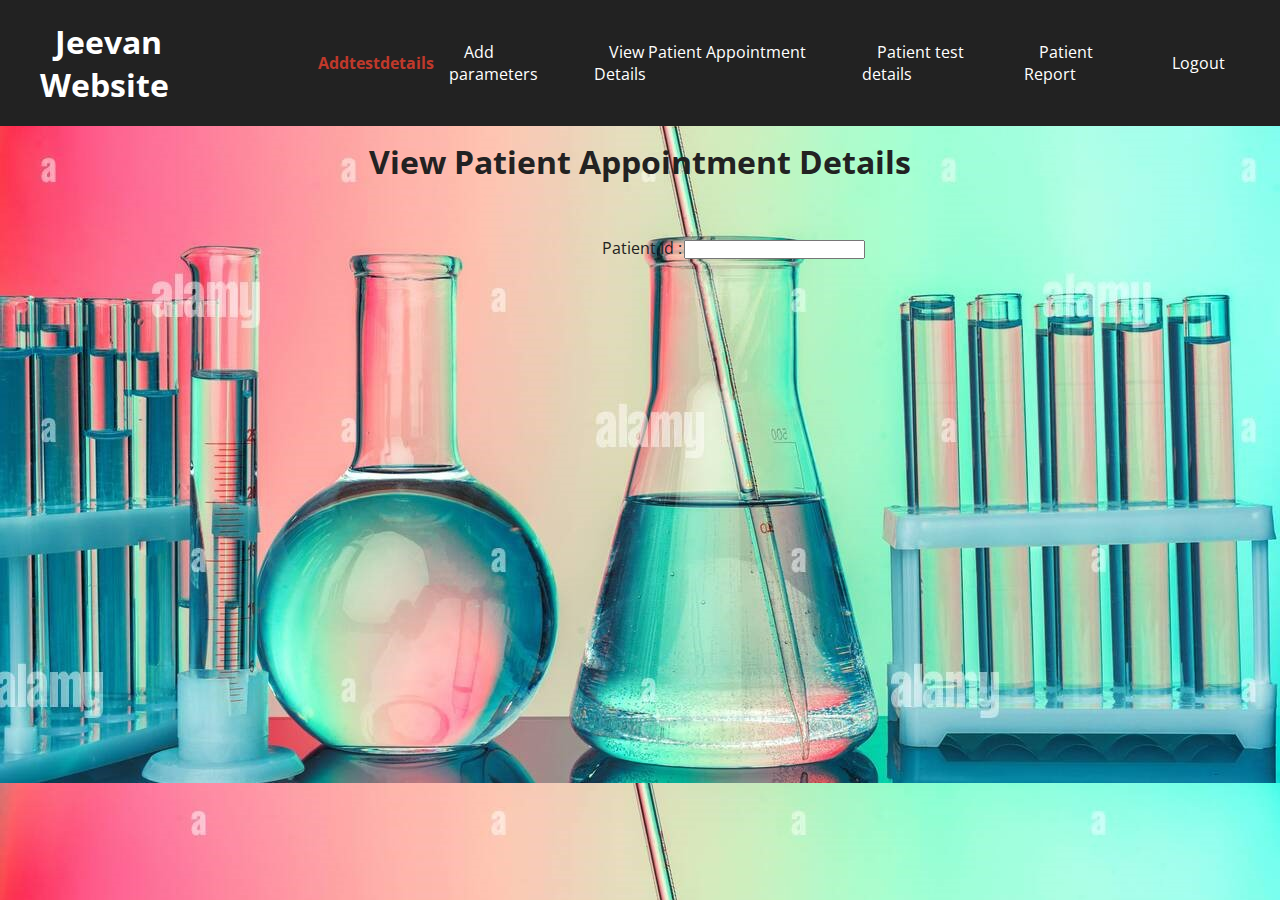
<file: ViewPatientAppointmentDetails.html>
<!DOCTYPE html>
<html lang="en">
<head>
    <meta charset="UTF-8">
    <meta http-equiv="X-UA-Compatible" content="IE=edge">
    <meta name="viewport" content="width=device-width, initial-scale=1.0">
    <title>Document</title>
    <style>
        @import url('https://fonts.googleapis.com/css?family=Open+Sans');

* {
  box-sizing: border-box;
  margin: 0;
  padding: 0;
}

body {
  	color: #222222;
  	font-family: 'Open Sans', sans-serif;
  	padding-bottom: 50px;
    background-image: url('img6.jpg');
}
	
.container {
  	margin: 0 auto;
  	max-width: 1200px;
}

.nav {
  	background-color: #222222;
  	left: 0;
  	position: fixed;
  	right: 0;
  	top: 0;
  	transition: all 0.3s ease-in-out;
}

.nav .container {
  	align-items: center;
  	display: flex;
  	justify-content: space-between;
  	padding: 20px 0;
  	transition: all 0.3s ease-in-out;
}

.nav ul {
  	align-items: center;
  	display: flex;
  	justify-content: center;
  	list-style-type: none;
}

.nav a {
  	color: #FFFFFF;
  	padding: 7px 15px;
  	text-decoration: none;
  	transition: all 0.3s ease-in-out;
}

.nav.active {
  	background-color: #FFFFFF;
  	box-shadow: 0 2px 10px rgba(0, 0, 0, 0.3);
}

.nav.active a {
  	color: #000000;
}

.nav.active .container {
  padding: 10px 0;
}

.nav a.current,
.nav a:hover {
  color: #c0392b;
  font-weight: bold;
}

.hero {
  	align-items: center;
  	background-image: url('img6.jpg');
  	background-position: bottom center;
  	background-repeat: no-repeat;
  	background-size: cover;
  	color: #FFFFFF;
  	display: flex;
  	height: 100vh;
  	justify-content: center;
  	margin-bottom: 20px;
  	position: relative;
  	text-align: center;
 	z-index: -2;
}

.hero::before {
  	background-color: rgba(0, 0, 0, 0.5);
  	content: '';
  	height: 100%;
  	left: 0;
  	position: absolute;
  	top: 0;
  	width: 100%;
  	z-index: -1;
}

.hero h1 {
  	font-size: 40px;
  	margin: -20px 0 20px;
}

.hero p {
  	font-size: 20px;
  	letter-spacing: 1px;
}

.content h2,
.content h3 {
  	font-size: 150%;
  	margin: 20px 0;
}

.content p {
  	color: #555555;
  	letter-spacing: 1.2px;
  	line-height: 30px;
}
.hero{
	background-color: #FFFFFF;
	padding-left: 100px;
	padding-top:100px;
}
.title{
	padding-top:140px;
	padding-left:0px;
	text-align: center;
}
form{
     padding-left:600px;
	 padding-top: 50px;
}
.button{
	padding-top: 100px;
}
.details{
    margin-top:0%;
    width:1000%;
}

    </style>
</head>
<body>
    <nav class="nav">
        <div class="container">
            <h1 class="logo"><a href="/index.html">Jeevan Website</a></h1>
            <ul>
                <li><a href="Addtestdetails.html" class="current">Addtestdetails</a></li>
                <li><a href="Addparameter.html">Add parameters</a></li>
                <li><a href="ViewPatientAppointmentDetails.html">View Patient Appointment Details</a></li>
                <li><a href="PatientTestDetails.html">Patient test details</a></li>
                <li><a href="PReport.html"> Patient Report</a></li>
                <li><a href="index.html">Logout</a></li>
            </ul>
        </div>
    </nav>
    
	<h1 class="title">View Patient Appointment Details</h1>
	<form >
		<table>
		<div class="Details">    
				<tr></tr>
				<td>Patient Id : </td>
				<td>
					<input type="text" name="User">
				</td>
			</tr>
			</tr>
		</div>
		</table>
	</form>
    <script>
        const nav = document.querySelector('.nav')
        window.addEventListener('scroll', fixNav)

      function fixNav() {
    if(window.scrollY > nav.offsetHeight + 150) {
        nav.classList.add('active')
    } else {
        nav.classList.remove('active')
    }
}
    </script>
    
</body>
</html>
</file>
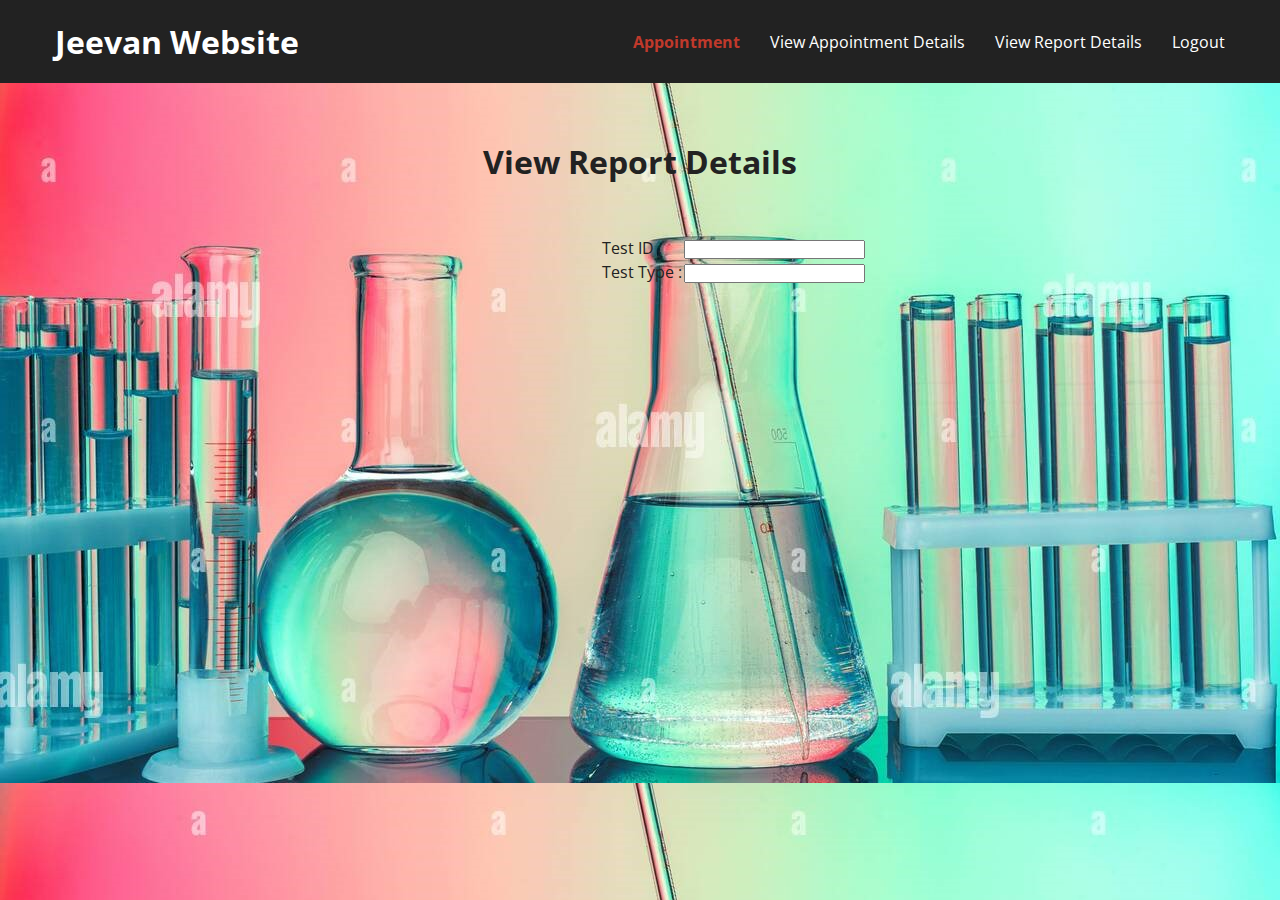
<file: ViewReportDetails.html>
<!DOCTYPE html>
<html lang="en">
<head>
    <meta charset="UTF-8">
    <meta http-equiv="X-UA-Compatible" content="IE=edge">
    <meta name="viewport" content="width=device-width, initial-scale=1.0">
    <title>Document</title>
    <style>
        @import url('https://fonts.googleapis.com/css?family=Open+Sans');

* {
  box-sizing: border-box;
  margin: 0;
  padding: 0;
}

body {
  	color: #222222;
  	font-family: 'Open Sans', sans-serif;
  	padding-bottom: 50px;
    background-image: url('img6.jpg');
}
	
.container {
  	margin: 0 auto;
  	max-width: 1200px;
}

.nav {
  	background-color: #222222;
  	left: 0;
  	position: fixed;
  	right: 0;
  	top: 0;
  	transition: all 0.3s ease-in-out;
}

.nav .container {
  	align-items: center;
  	display: flex;
  	justify-content: space-between;
  	padding: 20px 0;
  	transition: all 0.3s ease-in-out;
}

.nav ul {
  	align-items: center;
  	display: flex;
  	justify-content: center;
  	list-style-type: none;
}

.nav a {
  	color: #FFFFFF;
  	padding: 7px 15px;
  	text-decoration: none;
  	transition: all 0.3s ease-in-out;
}

.nav.active {
  	background-color: #FFFFFF;
  	box-shadow: 0 2px 10px rgba(0, 0, 0, 0.3);
}

.nav.active a {
  	color: #000000;
}

.nav.active .container {
  padding: 10px 0;
}

.nav a.current,
.nav a:hover {
  color: #c0392b;
  font-weight: bold;
}

.hero {
  	align-items: center;
  	background-image: url('img6.jpg');
  	background-position: bottom center;
  	background-repeat: no-repeat;
  	background-size: cover;
  	color: #FFFFFF;
  	display: flex;
  	height: 100vh;
  	justify-content: center;
  	margin-bottom: 20px;
  	position: relative;
  	text-align: center;
 	z-index: -2;
}

.hero::before {
  	background-color: rgba(0, 0, 0, 0.5);
  	content: '';
  	height: 100%;
  	left: 0;
  	position: absolute;
  	top: 0;
  	width: 100%;
  	z-index: -1;
}

.hero h1 {
  	font-size: 40px;
  	margin: -20px 0 20px;
}

.hero p {
  	font-size: 20px;
  	letter-spacing: 1px;
}

.content h2,
.content h3 {
  	font-size: 150%;
  	margin: 20px 0;
}

.content p {
  	color: #555555;
  	letter-spacing: 1.2px;
  	line-height: 30px;
}
.hero{
	background-color: #FFFFFF;
	padding-left: 100px;
	padding-top:100px;
}
.title{
	padding-top:140px;
	padding-left:0px;
	text-align: center;
}
form{
     padding-left:600px;
	 padding-top: 50px;
}
.button{
	padding-top: 100px;
}
.details{
    margin-top: 50%;
    width:1000%;
}
#title{
	padding-top:140px;
	padding-left:0px;
	text-align: center;
}

    </style>
</head>
<body>
    <nav class="nav">
        <div class="container">
            <h1 class="logo"><a href="/index.html">Jeevan Website</a></h1>
            <ul>
                <li><a href="Appointment.html" class="current">Appointment</a></li>
                <li><a href="ViewAppointmentDetails.html">View Appointment Details</a></li>
                <li><a href="ViewReportDetails.html">View Report Details</a></li>
                <li><a href="index.html">Logout</a></li>
                
            </ul>
        </div>
    </nav>
    
    <h1  id="title">View Report Details</h1>  
    <form >
        <table>
        <div class="Details">   
            
                <tr></tr>
                <td>Test ID : </td>
                <td>
                    <input type="text" name="User">
                </td>
            </tr>
            <td> Test Type : </td>
                <td>
                    <input type="text" name="User">
                </td>
                <tr></tr>
                
        </div>
        </table>
    </form>   
    <script>
        const nav = document.querySelector('.nav')
        window.addEventListener('scroll', fixNav)

      function fixNav() {
    if(window.scrollY > nav.offsetHeight + 150) {
        nav.classList.add('active')
    } else {
        nav.classList.remove('active')
    }
}
    </script>
    
</body>
</html>
</file>
<file: AboutUs.css>
@import url('https://fonts.googleapis.com/css2?family=Roboto:wght@300;400;500;700&display=swap');
*{
    padding: 0;
    margin: 0;
    box-sizing: border-box;
    font-family: 'Roboto', sans-serif;
}
.wrapper{
    position: relative;
    display: flex;
    justify-content: center;
    align-items: center;
}
.background-container{
    width: 100%;
    min-height: 100vh;
    display: flex; 
}
.bg-1{
    flex: 1;
    background-color:aquamarine;
}
.bg-2{
    flex: 1;
    background-color:white;
}
.about-container{
    width: 85%;
    min-height: 80vh;
    position: absolute;
    background-color: white;
    box-shadow: 24px 24px 30px #6d8dad;
    display: flex;
    justify-content: center;
    align-items: center;
    padding: 20px 40px;
    border-radius: 5px;
}
.image-container{
    flex: 1;
    display: flex;
    justify-content: center;
    align-items: center;
}
.image-container img {
    width: 500px;
    height: 500px;
    margin: 20px;
    border-radius: 10px;
}
.text-container{
    flex: 1;
    display: flex;
    justify-content: center;
    align-items: flex-start;
    flex-direction: column;
    font-size: 22px;
}
.text-container h1{
    font-size: 70px;
    padding: 20px 0px;
}
.text-container a{
    text-decoration: none;
    padding: 12px;
    margin: 50px 0px;
    background-color: rebeccapurple;
    border: 2px solid transparent;
    color: white;
    border-radius: 5px;
    transition: .3s all ease;
}
.text-container a:hover{
    background-color: transparent;
    color: black;
    border: 2px solid rebeccapurple;
}
@media screen and (max-width: 1600px){
    .about-container{
        width: 90%;
    }
    .image-container img{
        width: 400px;
        height: 400px;
    }
    .text-container h1{
        font-size: 50px;
    }
}
@media screen and (max-width: 1100px){
    .about-container{
        flex-direction: column;
    }
    .image-container img{
        width: 300px;
        height: 300px;
    }
    .text-container {
        align-items: center;
    }
}
</file>
<file: ContactUs.css>
/* Google Font CDN Link */
@import url('https://fonts.googleapis.com/css2?family=Poppins:wght@200;300;400;500;600;700&display=swap');
*{
  margin: 0;
  padding: 0;
  box-sizing: border-box;
  font-family: "Poppins" , sans-serif;
}
body{
  min-height: 100vh;
  width: 100%;
  background:aquamarine;
  display: flex;
  align-items: center;
  justify-content: center;
}
.container{
  width: 85%;
  background: #fff;
  border-radius: 6px;
  padding: 20px 60px 30px 40px;
  box-shadow: 0 5px 10px rgba(0, 0, 0, 0.2);
}
.container .content{
  display: flex;
  align-items: center;
  justify-content: space-between;
}
.container .content .left-side{
  width: 25%;
  height: 100%;
  display: flex;
  flex-direction: column;
  align-items: center;
  justify-content: center;
  margin-top: 15px;
  position: relative;
}
.content .left-side::before{
  content: '';
  position: absolute;
  height: 70%;
  width: 2px;
  right: -15px;
  top: 50%;
  transform: translateY(-50%);
  background: #afafb6;
}
.content .left-side .details{
  margin: 14px;
  text-align: center;
}
.content .left-side .details i{
  font-size: 30px;
  color: #3e2093;
  margin-bottom: 10px;
}
.content .left-side .details .topic{
  font-size: 18px;
  font-weight: 500;
}
.content .left-side .details .text-one,
.content .left-side .details .text-two{
  font-size: 14px;
  color: #afafb6;
}
.container .content .right-side{
  width: 75%;
  margin-left: 75px;
}
.content .right-side .topic-text{
  font-size: 23px;
  font-weight: 600;
  color: #3e2093;
}
.right-side .input-box{
  height: 50px;
  width: 100%;
  margin: 12px 0;
}
.right-side .input-box input,
.right-side .input-box textarea{
  height: 100%;
  width: 100%;
  border: none;
  outline: none;
  font-size: 16px;
  background: #F0F1F8;
  border-radius: 6px;
  padding: 0 15px;
  resize: none;
}
.right-side .message-box{
  min-height: 110px;
}
.right-side .input-box textarea{
  padding-top: 6px;
}
.right-side .button{
  display: inline-block;
  margin-top: 12px;
}
.right-side .button input[type="button"]{
  color: #fff;
  font-size: 18px;
  outline: none;
  border: none;
  padding: 8px 16px;
  border-radius: 6px;
  background: #3e2093;
  cursor: pointer;
  transition: all 0.3s ease;
}
.button input[type="button"]:hover{
  background: #5029bc;
}

@media (max-width: 950px) {
  .container{
    width: 90%;
    padding: 30px 40px 40px 35px ;
  }
  .container .content .right-side{
   width: 75%;
   margin-left: 55px;
}
}
@media (max-width: 820px) {
  .container{
    margin: 40px 0;
    height: 100%;
  }
  .container .content{
    flex-direction: column-reverse;
  }
 .container .content .left-side{
   width: 100%;
   flex-direction: row;
   margin-top: 40px;
   justify-content: center;
   flex-wrap: wrap;
 }
 .container .content .left-side::before{
   display: none;
 }
 .container .content .right-side{
   width: 100%;
   margin-left: 0;
 }
}
</file>
